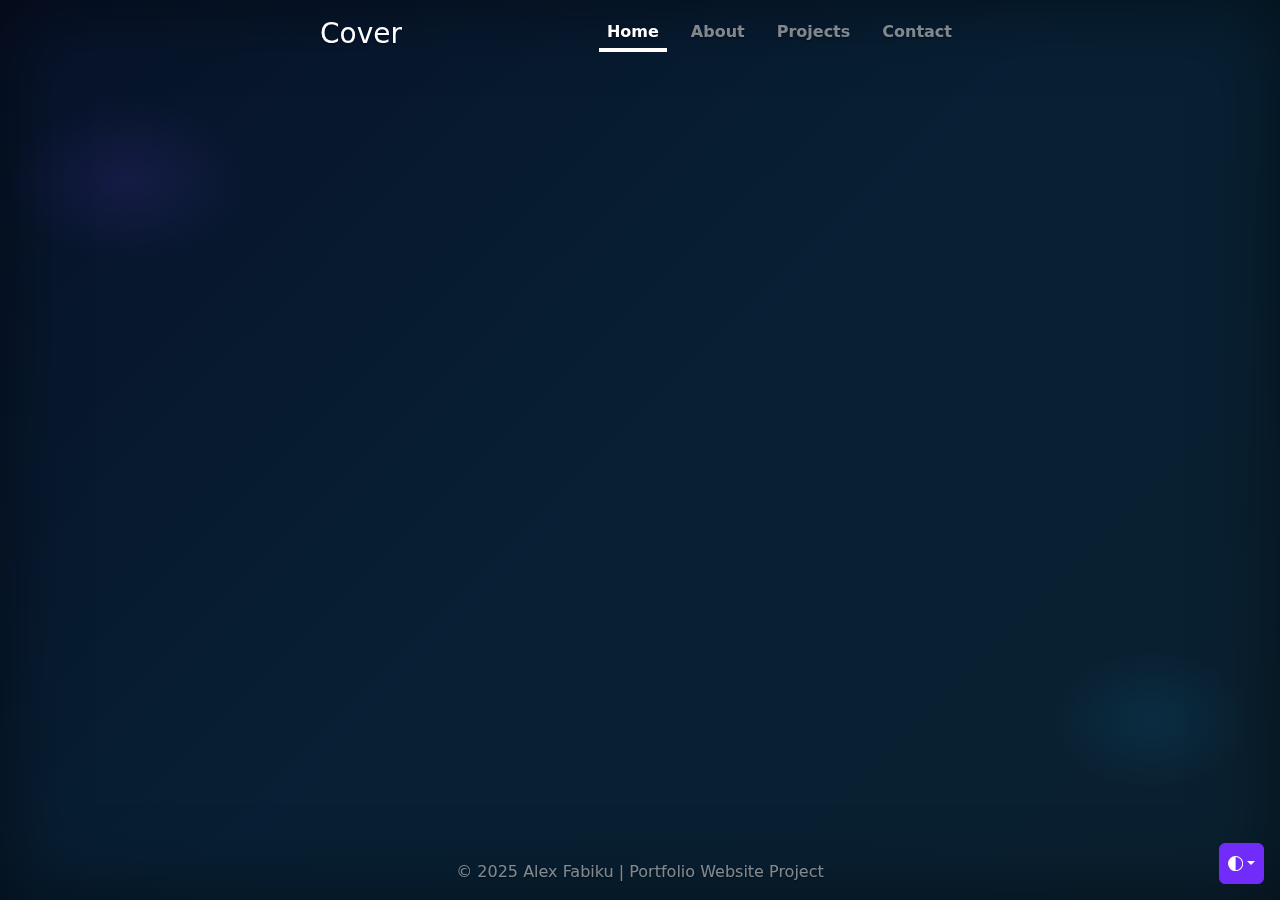
<file: index.html>
<!doctype html>
<html lang="en">
	<head>
		<meta charset="utf-8">
		<meta name="viewport" content="width=device-width, initial-scale=1">
		<!-- Immediate redirect to home.html -->
		<meta http-equiv="refresh" content="0;url=home.html">
		<title>Redirecting…</title>
		<script>
			// JS fallback for clients that respect or prefer script redirects
			window.location.replace('home.html');
		</script>
	</head>
	<body>
		<p>If you are not redirected automatically, <a href="home.html">click here to go to the home page</a>.</p>
	</body>
</html>
</file>
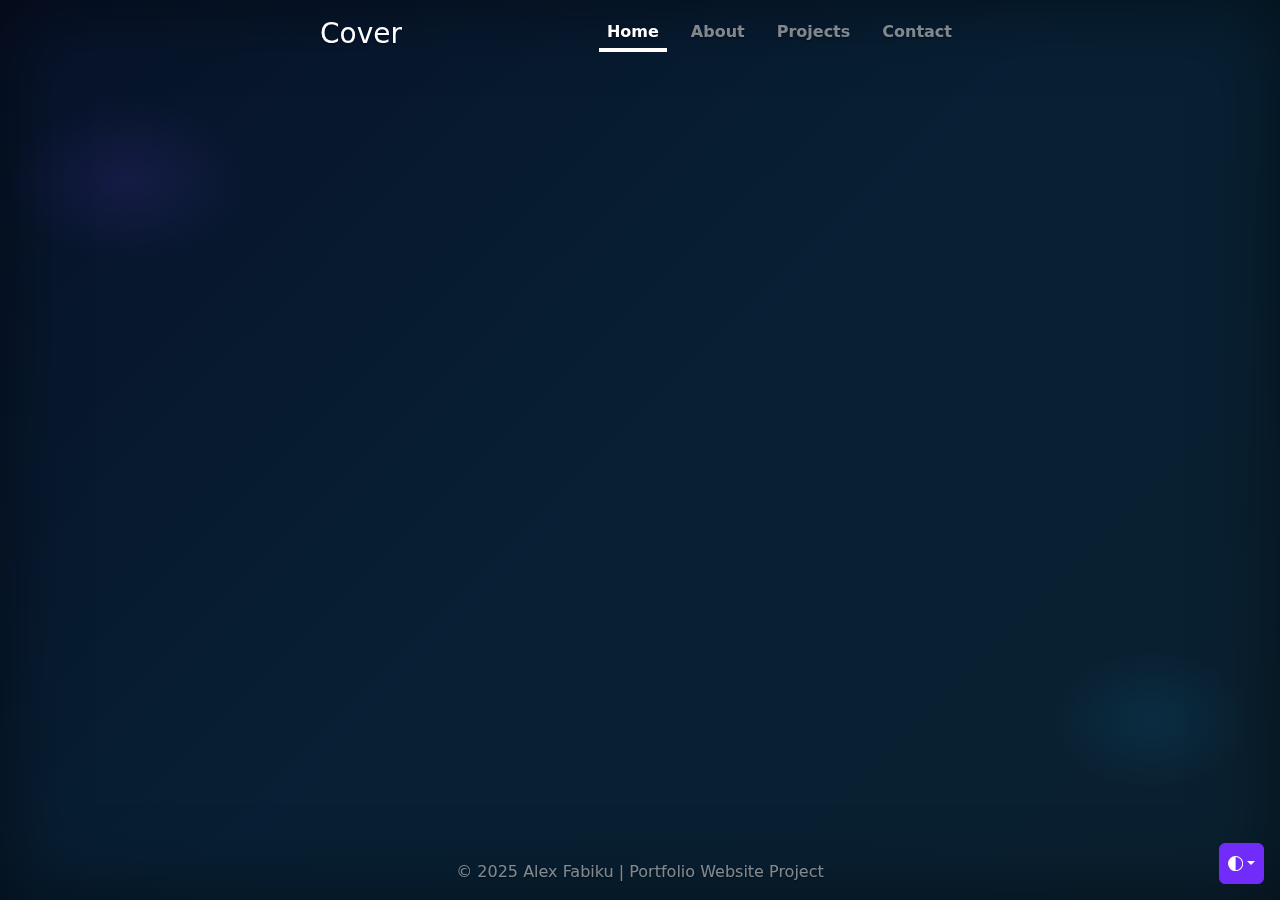
<file: home.html>
<!DOCTYPE html>
<html lang="en" class="h-100" data-bs-theme="auto">
   <head>
      <meta charset="utf-8">
      <meta name="viewport" content="width=device-width, initial-scale=1">
      <meta name="description" content="">
      <meta name="author" content="Mark Otto, Jacob Thornton, and Bootstrap contributors">
      <meta name="generator" content="Astro v5.13.2">
      <title>Cover Template · Bootstrap v5.3</title>
   <link rel="canonical" href="https://getbootstrap.com/docs/5.3/examples/cover/">
   <link href="https://cdn.jsdelivr.net/npm/bootstrap@5.3.0/dist/css/bootstrap.min.css" rel="stylesheet">
   <link rel="icon" href="static/favicon.ico">
   <meta name="theme-color" content="#121416">
   <link rel="stylesheet" href="static/css/style.css">
      <style>
.bd-placeholder-img{font-size:1.125rem;text-anchor:middle;-webkit-user-select:none;-moz-user-select:none;user-select:none}
@media (min-width: 768px){.bd-placeholder-img-lg{font-size:3.5rem}}
.b-example-divider{width:100%;height:3rem;background-color:#0000001a;border:solid rgba(0,0,0,.15);border-width:1px 0;box-shadow:inset 0 .5em 1.5em #0000001a,inset 0 .125em .5em #00000026}.b-example-vr{flex-shrink:0;width:1.5rem;height:100vh}.bi{vertical-align:-.125em;fill:currentColor}.nav-scroller{position:relative;z-index:2;height:2.75rem;overflow-y:hidden}.nav-scroller .nav{display:flex;flex-wrap:nowrap;padding-bottom:1rem;margin-top:-1px;overflow-x:auto;text-align:center;white-space:nowrap;-webkit-overflow-scrolling:touch}.btn-bd-primary{--bd-violet-bg: #712cf9;--bd-violet-rgb: 112.520718, 44.062154, 249.437846;--bs-btn-font-weight: 600;--bs-btn-color: var(--bs-white);--bs-btn-bg: var(--bd-violet-bg);--bs-btn-border-color: var(--bd-violet-bg);--bs-btn-hover-color: var(--bs-white);--bs-btn-hover-bg: #6528e0;--bs-btn-hover-border-color: #6528e0;--bs-btn-focus-shadow-rgb: var(--bd-violet-rgb);--bs-btn-active-color: var(--bs-btn-hover-color);--bs-btn-active-bg: #5a23c8;--bs-btn-active-border-color: #5a23c8}.bd-mode-toggle{z-index:1500}.bd-mode-toggle .bi{width:1em;height:1em}.bd-mode-toggle .dropdown-menu .active .bi{display:block!important}

html, body { height: 100%; }
body {
  background: linear-gradient(135deg, #071229 0%, #072034 50%, #0b2030 100%);
  color: #fff;
  position: relative;
  overflow: hidden;
}

body::before{
  content: "";
  position: absolute;
  inset: 0;
  z-index: 0;
  background:
    radial-gradient(600px 400px at 10% 20%, rgba(112,44,249,0.12), transparent 20%),
    radial-gradient(500px 350px at 90% 80%, rgba(0,186,255,0.08), transparent 20%);
  mix-blend-mode: screen;
  animation: drift 20s linear infinite;
  pointer-events: none;
}
@keyframes drift {
  0% { transform: translate3d(0,0,0) scale(1); }
  50% { transform: translate3d(-6%,4%,0) scale(1.02); }
  100% { transform: translate3d(0,0,0) scale(1); }
}

.cover-container { position: relative; z-index: 1; }

.fade-in-up {
  opacity: 0;
  transform: translateY(12px);
  animation: fadeUp .9s ease forwards;
  animation-delay: .2s;
}
@keyframes fadeUp {
  to { opacity: 1; transform: translateY(0); }
}

.btn-cta {
  box-shadow: 0 6px 18px rgba(0,0,0,0.45);
  border: 1px solid rgba(255,255,255,0.08);
  transition: transform .12s ease, box-shadow .12s ease;
}
.btn-cta:hover { transform: translateY(-3px); box-shadow: 0 8px 24px rgba(0,0,0,0.55); }

.feature-item { max-width: 220px; }
.feature-item svg { width: 36px; height: 36px; margin-bottom: .35rem; color: #cfe9ff; }
.feature-item h6 { margin-bottom: .25rem; font-weight:600; }
.feature-item p { margin-bottom: 0; font-size: .9rem; color: rgba(255,255,255,0.75); }
      </style>
   </head>
   <body class="d-flex h-100 text-center text-bg-dark">
      <svg xmlns="http://www.w3.org/2000/svg" class="d-none">
         <symbol id="check2" viewBox="0 0 16 16">
            <path d="M13.854 3.646a.5.5 0 0 1 0 .708l-7 7a.5.5 0 0 1-.708 0l-3.5-3.5a.5.5 0 1 1 .708-.708L6.5 10.293l6.646-6.647a.5.5 0 0 1 .708 0z"></path>
         </symbol>
         <symbol id="circle-half" viewBox="0 0 16 16">
            <path d="M8 15A7 7 0 1 0 8 1v14zm0 1A8 8 0 1 1 8 0a8 8 0 0 1 0 16z"></path>
         </symbol>
         <symbol id="moon-stars-fill" viewBox="0 0 16 16">
            <path d="M6 .278a.768.768 0 0 1 .08.858 7.208 7.208 0 0 0-.878 3.46c0 4.021 3.278 7.277 7.318 7.277.527 0 1.04-.055 1.533-.16a.787.787 0 0 1 .81.316.733.733 0 0 1-.031.893A8.349 8.349 0 0 1 8.344 16C3.734 16 0 12.286 0 7.71 0 4.266 2.114 1.312 5.124.06A.752.752 0 0 1 6 .278z"></path>
            <path d="M10.794 3.148a.217.217 0 0 1 .412 0l.387 1.162c.173.518.579.924 1.097 1.097l1.162.387a.217.217 0 0 1 0 .412l-1.162.387a1.734 1.734 0 0 0-1.097 1.097l-.387 1.162a.217.217 0 0 1-.412 0l-.387-1.162A1.734 1.734 0 0 0 9.31 6.593l-1.162-.387a.217.217 0 0 1 0-.412l1.162-.387a1.734 1.734 0 0 0 1.097-1.097l.387-1.162zM13.863.099a.145.145 0 0 1 .274 0l.258.774c.115.346.386.617.732.732l.774.258a.145.145 0 0 1 0 .274l-.774.258a1.156 1.156 0 0 0-.732.732l-.258.774a.145.145 0 0 1-.274 0l-.258-.774a1.156 1.156 0 0 0-.732-.732l-.774-.258a.145.145 0 0 1 0-.274l.774-.258c.346-.115.617-.386.732-.732L13.863.1z"></path>
         </symbol>
         <symbol id="sun-fill" viewBox="0 0 16 16">
            <path d="M8 12a4 4 0 1 0 0-8 4 4 0 0 0 0 8zM8 0a.5.5 0 0 1 .5.5v2a.5.5 0 0 1-1 0v-2A.5.5 0 0 1 8 0zm0 13a.5.5 0 0 1 .5.5v2a.5.5 0 0 1-1 0v-2A.5.5 0 0 1 8 13zm8-5a.5.5 0 0 1-.5.5h-2a.5.5 0 0 1 0-1h2a.5.5 0 0 1 .5.5zM3 8a.5.5 0 0 1-.5.5h-2a.5.5 0 0 1 0-1h2A.5.5 0 0 1 3 8zm10.657-5.657a.5.5 0 0 1 0 .707l-1.414 1.415a.5.5 0 1 1-.707-.708l1.414-1.414a.5.5 0 0 1 .707 0zm-9.193 9.193a.5.5 0 0 1 0 .707L3.05 13.657a.5.5 0 0 1-.707-.707l1.414-1.414a.5.5 0 0 1 .707 0zm9.193 2.121a.5.5 0 0 1-.707 0l-1.414-1.414a.5.5 0 0 1 .707-.707l1.414 1.414a.5.5 0 0 1 0 .707zM4.464 4.465a.5.5 0 0 1-.707 0L2.343 3.05a.5.5 0 1 1 .707-.707l1.414 1.414a.5.5 0 0 1 0 .708z"></path>
         </symbol>
      </svg>
      <div class="dropdown position-fixed bottom-0 end-0 mb-3 me-3 bd-mode-toggle">
         <button class="btn btn-bd-primary py-2 dropdown-toggle d-flex align-items-center" id="bd-theme" type="button" aria-expanded="false" data-bs-toggle="dropdown" aria-label="Toggle theme (auto)">
            <svg class="bi my-1 theme-icon-active" aria-hidden="true">
               <use href="#circle-half"></use>
            </svg>
            <span class="visually-hidden" id="bd-theme-text">Toggle theme</span> 
         </button>
         <ul class="dropdown-menu dropdown-menu-end shadow" aria-labelledby="bd-theme-text">
            <li>
               <button type="button" class="dropdown-item d-flex align-items-center" data-bs-theme-value="light" aria-pressed="false">
                  <svg class="bi me-2 opacity-50" aria-hidden="true">
                     <use href="#sun-fill"></use>
                  </svg>
                  Light
                  <svg class="bi ms-auto d-none" aria-hidden="true">
                     <use href="#check2"></use>
                  </svg>
               </button>
            </li>
            <li>
               <button type="button" class="dropdown-item d-flex align-items-center" data-bs-theme-value="dark" aria-pressed="false">
                  <svg class="bi me-2 opacity-50" aria-hidden="true">
                     <use href="#moon-stars-fill"></use>
                  </svg>
                  Dark
                  <svg class="bi ms-auto d-none" aria-hidden="true">
                     <use href="#check2"></use>
                  </svg>
               </button>
            </li>
            <li>
               <button type="button" class="dropdown-item d-flex align-items-center active" data-bs-theme-value="auto" aria-pressed="true">
                  <svg class="bi me-2 opacity-50" aria-hidden="true">
                     <use href="#circle-half"></use>
                  </svg>
                  Auto
                  <svg class="bi ms-auto d-none" aria-hidden="true">
                     <use href="#check2"></use>
                  </svg>
               </button>
            </li>
         </ul>
      </div>
      <div class="cover-container d-flex w-100 h-100 p-3 mx-auto flex-column">
         <header class="mb-auto">
            <div class="d-flex align-items-center justify-content-between">
               <h3 class="mb-0">Cover</h3>
               <nav class="nav nav-masthead">
                  <a class="nav-link fw-bold py-1 px-2 active" href="home.html">Home</a>
                  <a class="nav-link fw-bold py-1 px-2" href="about.html">About</a>
                  <a class="nav-link fw-bold py-1 px-2" href="projects.html">Projects</a>
                  <a class="nav-link fw-bold py-1 px-2" href="contact.html">Contact</a>
               </nav>
            </div>
         </header>
         <main class="cover-container-main px-3 d-flex align-items-center justify-content-center">
            <div class="text-center fade-in-up">
                      <h1 class="display-5 fw-bold">Portfolio Website</h1>
                      <p class="lead">Hi, I’m Abimbola (Alex) Fabiku, a Computer Science student at Kent State University passionate about building functional and user-friendly applications. This website showcases my projects, experiences, and interests in software development, cybersecurity, and interface design.</p>
                      <p class="mt-2 fw-semibold">Designed and Submitted by: Alex Fabiku</p>

               <p class="mt-4"> 
                 <a href="projects.html" class="btn btn-lg btn-light fw-bold btn-cta">View My Work</a> 
               </p>

            </div>
         </main>
         <footer class="mt-auto text-center text-white-50">
            <p class="mb-0">© 2025 Alex Fabiku | Portfolio Website Project</p>
         </footer>
      </div>
   <script src="https://cdn.jsdelivr.net/npm/bootstrap@5.3.0/dist/js/bootstrap.bundle.min.js"></script>
   </body>
</html>
</file>
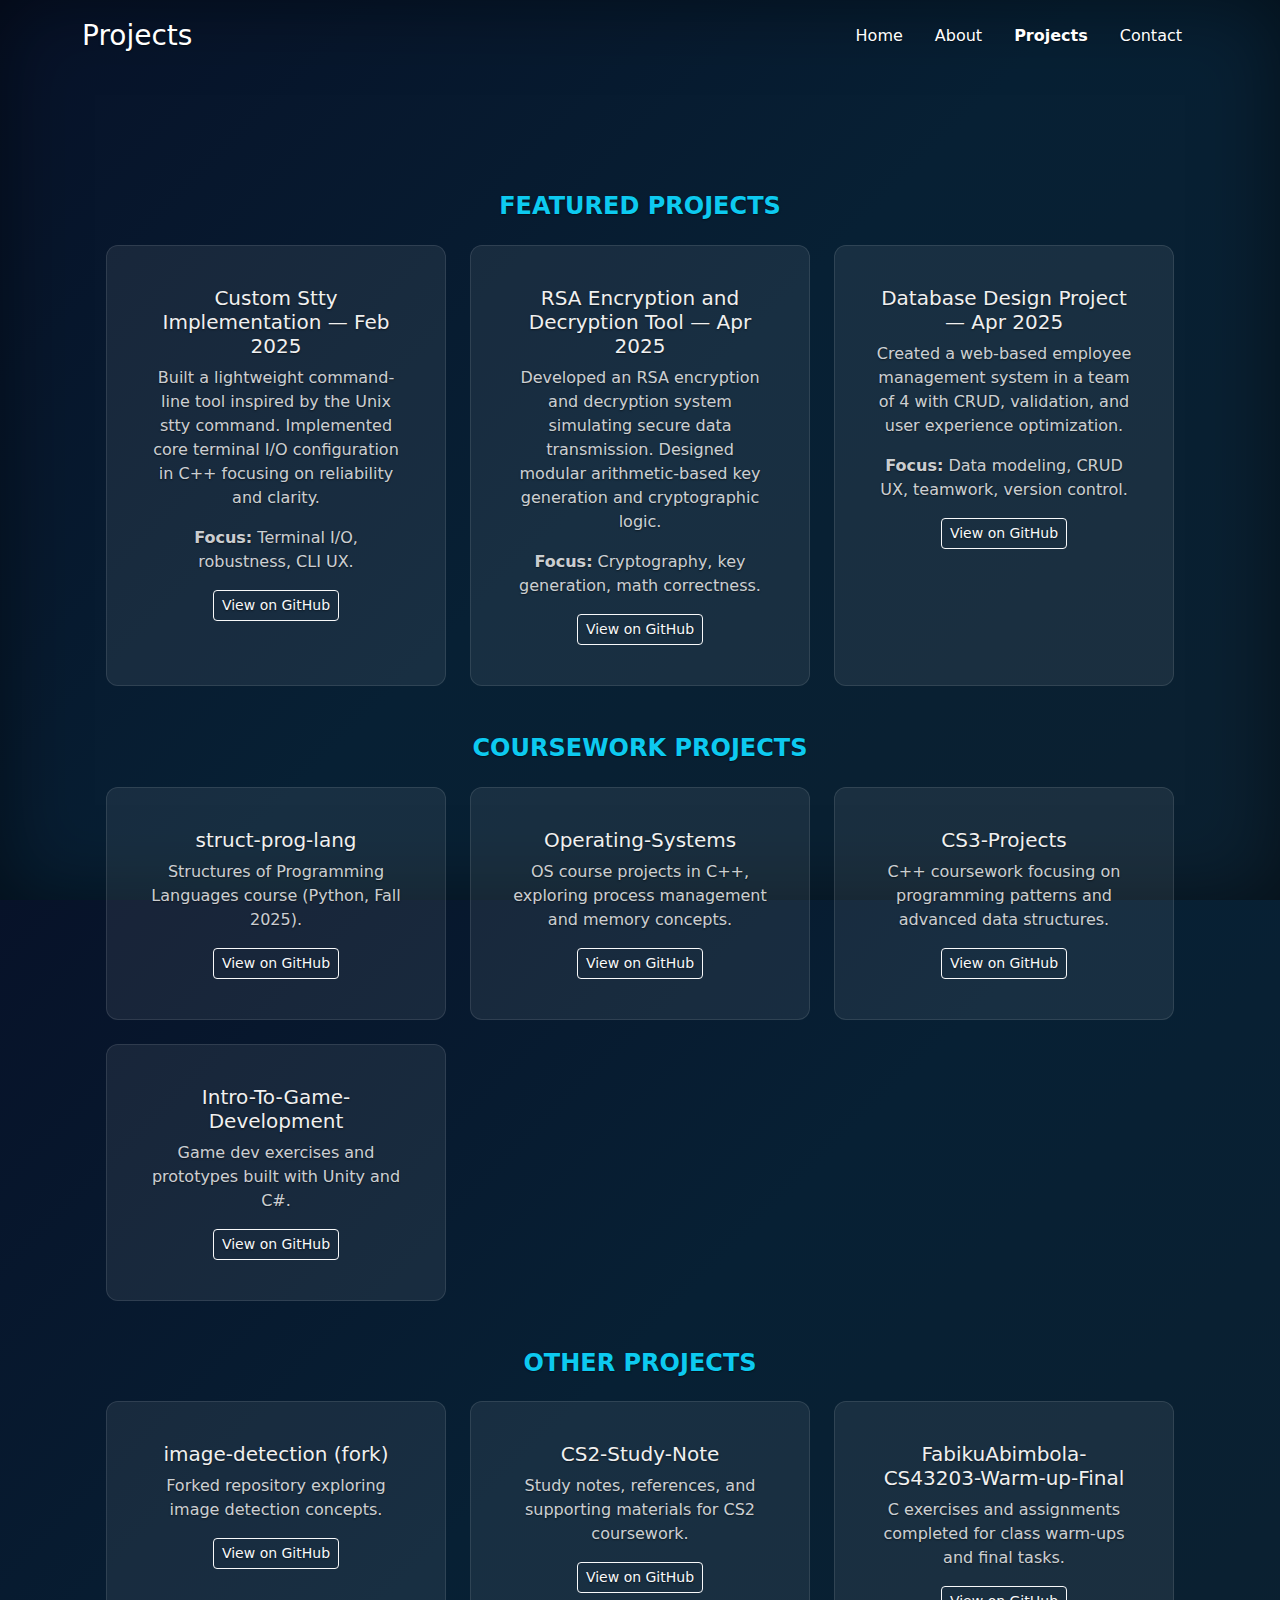
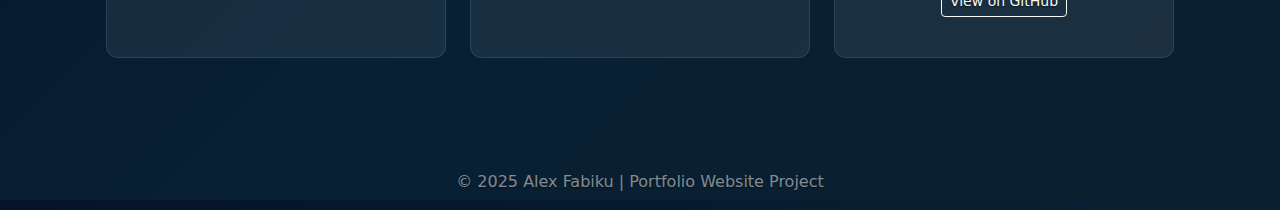
<file: projects.html>
<!DOCTYPE html>
<html lang="en" class="h-100" data-bs-theme="auto">
  <head>
    <meta charset="utf-8">
    <meta name="viewport" content="width=device-width, initial-scale=1">
    <title>Projects — Alex Fabiku</title>
    <link href="https://cdn.jsdelivr.net/npm/bootstrap@5.3.0/dist/css/bootstrap.min.css" rel="stylesheet">
    <link rel="stylesheet" href="static/css/style.css">
    <style> body{background:linear-gradient(135deg,#071229 0%,#072034 50%,#0b2030 100%);color:#fff} .page{min-height:100vh;display:flex;flex-direction:column}.content{padding:6rem 1.5rem}</style>
  </head>
  <body>
    <div class="container page">
      <header class="py-3 mb-4 d-flex justify-content-between align-items-center">
        <h3 class="mb-0 text-white">Projects</h3>
        <nav class="nav">
          <a class="nav-link text-white" href="home.html">Home</a>
          <a class="nav-link text-white" href="about.html">About</a>
          <a class="nav-link text-white fw-bold" href="projects.html">Projects</a>
          <a class="nav-link text-white" href="contact.html">Contact</a>
        </nav>
      </header>

      <main class="content container">

  <!-- Featured Projects -->
  <section class="mb-5">
    <h4 class="text-uppercase text-info mb-4 fw-semibold">Featured Projects</h4>
    <div class="row row-cols-1 row-cols-md-2 row-cols-lg-3 g-4">
      <div class="col">
        <div class="card project-card h-100">
          <div class="card-body">
            <h5 class="card-title">Custom Stty Implementation — Feb 2025</h5>
            <p class="card-text">Built a lightweight command-line tool inspired by the Unix stty command. Implemented core terminal I/O configuration in C++ focusing on reliability and clarity.</p>
            <p><strong>Focus:</strong> Terminal I/O, robustness, CLI UX.</p>
            <a href="https://github.com/afabiku/Sttyl" target="_blank" class="btn btn-outline-light btn-sm">View on GitHub</a>
          </div>
        </div>
      </div>

      <div class="col">
        <div class="card project-card h-100">
          <div class="card-body">
            <h5 class="card-title">RSA Encryption and Decryption Tool — Apr 2025</h5>
            <p class="card-text">Developed an RSA encryption and decryption system simulating secure data transmission. Designed modular arithmetic-based key generation and cryptographic logic.</p>
            <p><strong>Focus:</strong> Cryptography, key generation, math correctness.</p>
            <a href="https://github.com/afabiku/RSA" target="_blank" class="btn btn-outline-light btn-sm">View on GitHub</a>
          </div>
        </div>
      </div>

      <div class="col">
        <div class="card project-card h-100">
          <div class="card-body">
            <h5 class="card-title">Database Design Project — Apr 2025</h5>
            <p class="card-text">Created a web-based employee management system in a team of 4 with CRUD, validation, and user experience optimization.</p>
            <p><strong>Focus:</strong> Data modeling, CRUD UX, teamwork, version control.</p>
            <a href="https://github.com/afabiku/Database-Design" target="_blank" class="btn btn-outline-light btn-sm">View on GitHub</a>
          </div>
        </div>
      </div>
    </div>
  </section>

  <!-- Coursework Projects -->
  <section class="mb-5">
    <h4 class="text-uppercase text-info mb-4 fw-semibold">Coursework Projects</h4>
    <div class="row row-cols-1 row-cols-md-2 row-cols-lg-3 g-4">
      <div class="col">
        <div class="card project-card h-100">
          <div class="card-body">
            <h5 class="card-title">struct-prog-lang</h5>
            <p class="card-text">Structures of Programming Languages course (Python, Fall 2025).</p>
            <a href="https://github.com/afabiku/struct-prog-lang" target="_blank" class="btn btn-outline-light btn-sm">View on GitHub</a>
          </div>
        </div>
      </div>

      <div class="col">
        <div class="card project-card h-100">
          <div class="card-body">
            <h5 class="card-title">Operating-Systems</h5>
            <p class="card-text">OS course projects in C++, exploring process management and memory concepts.</p>
            <a href="https://github.com/afabiku/Operating-Systems" target="_blank" class="btn btn-outline-light btn-sm">View on GitHub</a>
          </div>
        </div>
      </div>

      <div class="col">
        <div class="card project-card h-100">
          <div class="card-body">
            <h5 class="card-title">CS3-Projects</h5>
            <p class="card-text">C++ coursework focusing on programming patterns and advanced data structures.</p>
            <a href="https://github.com/afabiku/CS3-Projects" target="_blank" class="btn btn-outline-light btn-sm">View on GitHub</a>
          </div>
        </div>
      </div>

      <div class="col">
        <div class="card project-card h-100">
          <div class="card-body">
            <h5 class="card-title">Intro-To-Game-Development</h5>
            <p class="card-text">Game dev exercises and prototypes built with Unity and C#.</p>
            <a href="https://github.com/afabiku/Intro-To-Game-Development" target="_blank" class="btn btn-outline-light btn-sm">View on GitHub</a>
          </div>
        </div>
      </div>
    </div>
  </section>

  <!-- Miscellaneous / Forked Projects -->
  <section>
    <h4 class="text-uppercase text-info mb-4 fw-semibold">Other Projects</h4>
    <div class="row row-cols-1 row-cols-md-2 row-cols-lg-3 g-4">
      <div class="col">
        <div class="card project-card h-100">
          <div class="card-body">
            <h5 class="card-title">image-detection (fork)</h5>
            <p class="card-text">Forked repository exploring image detection concepts.</p>
            <a href="https://github.com/afabiku/image-detection" target="_blank" class="btn btn-outline-light btn-sm">View on GitHub</a>
          </div>
        </div>
      </div>

      <div class="col">
        <div class="card project-card h-100">
          <div class="card-body">
            <h5 class="card-title">CS2-Study-Note</h5>
            <p class="card-text">Study notes, references, and supporting materials for CS2 coursework.</p>
            <a href="https://github.com/afabiku/CS2-Study-Note" target="_blank" class="btn btn-outline-light btn-sm">View on GitHub</a>
          </div>
        </div>
      </div>

      <div class="col">
        <div class="card project-card h-100">
          <div class="card-body">
            <h5 class="card-title">FabikuAbimbola-CS43203-Warm-up-Final</h5>
            <p class="card-text">C exercises and assignments completed for class warm-ups and final tasks.</p>
            <a href="https://github.com/afabiku/FabikuAbimbola-CS43203-Warm-up-Final" target="_blank" class="btn btn-outline-light btn-sm">View on GitHub</a>
          </div>
        </div>
      </div>
    </div>
  </section>
</main>


      <footer class="mt-auto py-3 text-center text-white-50">
        <div class="container">© 2025 Alex Fabiku | Portfolio Website Project</div>
      </footer>
    </div>
    <script src="https://cdn.jsdelivr.net/npm/bootstrap@5.3.0/dist/js/bootstrap.bundle.min.js"></script>
  </body>
</html>
</file>
<file: static/css/style.css>
/*
 * Globals
 */

/* Custom default button */
.btn-bd-primary {
  --bd-violet-bg: #712cf9;
  --bd-violet-rgb: 112.520718, 44.062154, 249.437846;

  --bs-btn-font-weight: 600;
  --bs-btn-color: var(--bs-white);
  --bs-btn-bg: var(--bd-violet-bg);
  --bs-btn-border-color: var(--bd-violet-bg);
  --bs-btn-hover-color: var(--bs-white);
  --bs-btn-hover-bg: #6528e0;
  --bs-btn-hover-border-color: #6528e0;
  --bs-btn-focus-shadow-rgb: var(--bd-violet-rgb);
  --bs-btn-active-color: var(--bs-btn-hover-color);
  --bs-btn-active-bg: #5a23c8;
  --bs-btn-active-border-color: #5a23c8;
}

.bd-mode-toggle {
  z-index: 1500;
}

/*
 * Base structure
 */

body {
  display: flex;
  height: 100%;
  text-align: center;
  text-shadow: 0 .05rem .1rem rgba(0, 0, 0, .5);
  box-shadow: inset 0 0 5rem rgba(0, 0, 0, .5);
}

.cover-container {
  max-width: 42em;
}

/*
 * Header
 */

.nav-masthead .nav-link {
  color: rgba(255, 255, 255, .5);
  border-bottom: .25rem solid transparent;
}

.nav-masthead .nav-link:hover,
.nav-masthead .nav-link:focus {
  border-bottom-color: rgba(255, 255, 255, .25);
}

.nav-masthead .nav-link + .nav-link {
  margin-left: 1rem;
}

.nav-masthead .active {
  color: #fff;
  border-bottom-color: #fff;
}

/*
 * Main content
 */

main {
  padding: 2rem 0;
}

.btn-light {
  color: #000;
  background-color: #fff;
  border-color: #fff;
}

footer {
  color: rgba(255, 255, 255, .5);
}

/* Theme dropdown: scale + align SVG icons and tighten spacing */
.bd-mode-toggle .btn {
  padding: .25rem .5rem;
  font-size: .95rem;
  line-height: 1;
}

.bd-mode-toggle svg,
.bd-mode-toggle .theme-icon-active {
  width: 1.5rem;
  height: 1.5rem;
  display: inline-block;
  vertical-align: middle;
}

/* Dropdown layout for each item: left icon, label, right check */
.dropdown-menu {
  min-width: 14rem;
}

.dropdown-menu .dropdown-item {
  padding: .6rem 1rem;
  align-items: center;
}

.dropdown-menu .dropdown-item svg.bi {
  width: 2.25rem;
  height: 2.25rem;
  flex: 0 0 2.25rem;
  margin-right: .75rem;
}

/* small check icon on the right */
.dropdown-menu .dropdown-item .bi.ms-auto {
  width: 1.1rem;
  height: 1.1rem;
  margin-left: .5rem;
}

/* prevent overly strong background on active (optional tweak) */
.dropdown-menu .dropdown-item.active,
.dropdown-menu .dropdown-item:active {
  background-color: rgba(0,0,0,0.06);
  color: inherit;
}

.project-card {
  background-color: rgba(255, 255, 255, 0.07);
  color: #f0f0f0;
  border: 1px solid rgba(255, 255, 255, 0.1);
  border-radius: 12px;
  padding: 1.5rem;
  transition: transform 0.3s, box-shadow 0.3s;
}

.project-card:hover {
  transform: translateY(-5px);
  box-shadow: 0 0 15px rgba(113, 44, 249, 0.4);
}

.project-card h3 {
  color: #fff;
}

.project-card p {
  color: rgba(255, 255, 255, 0.8);
}
</file>
